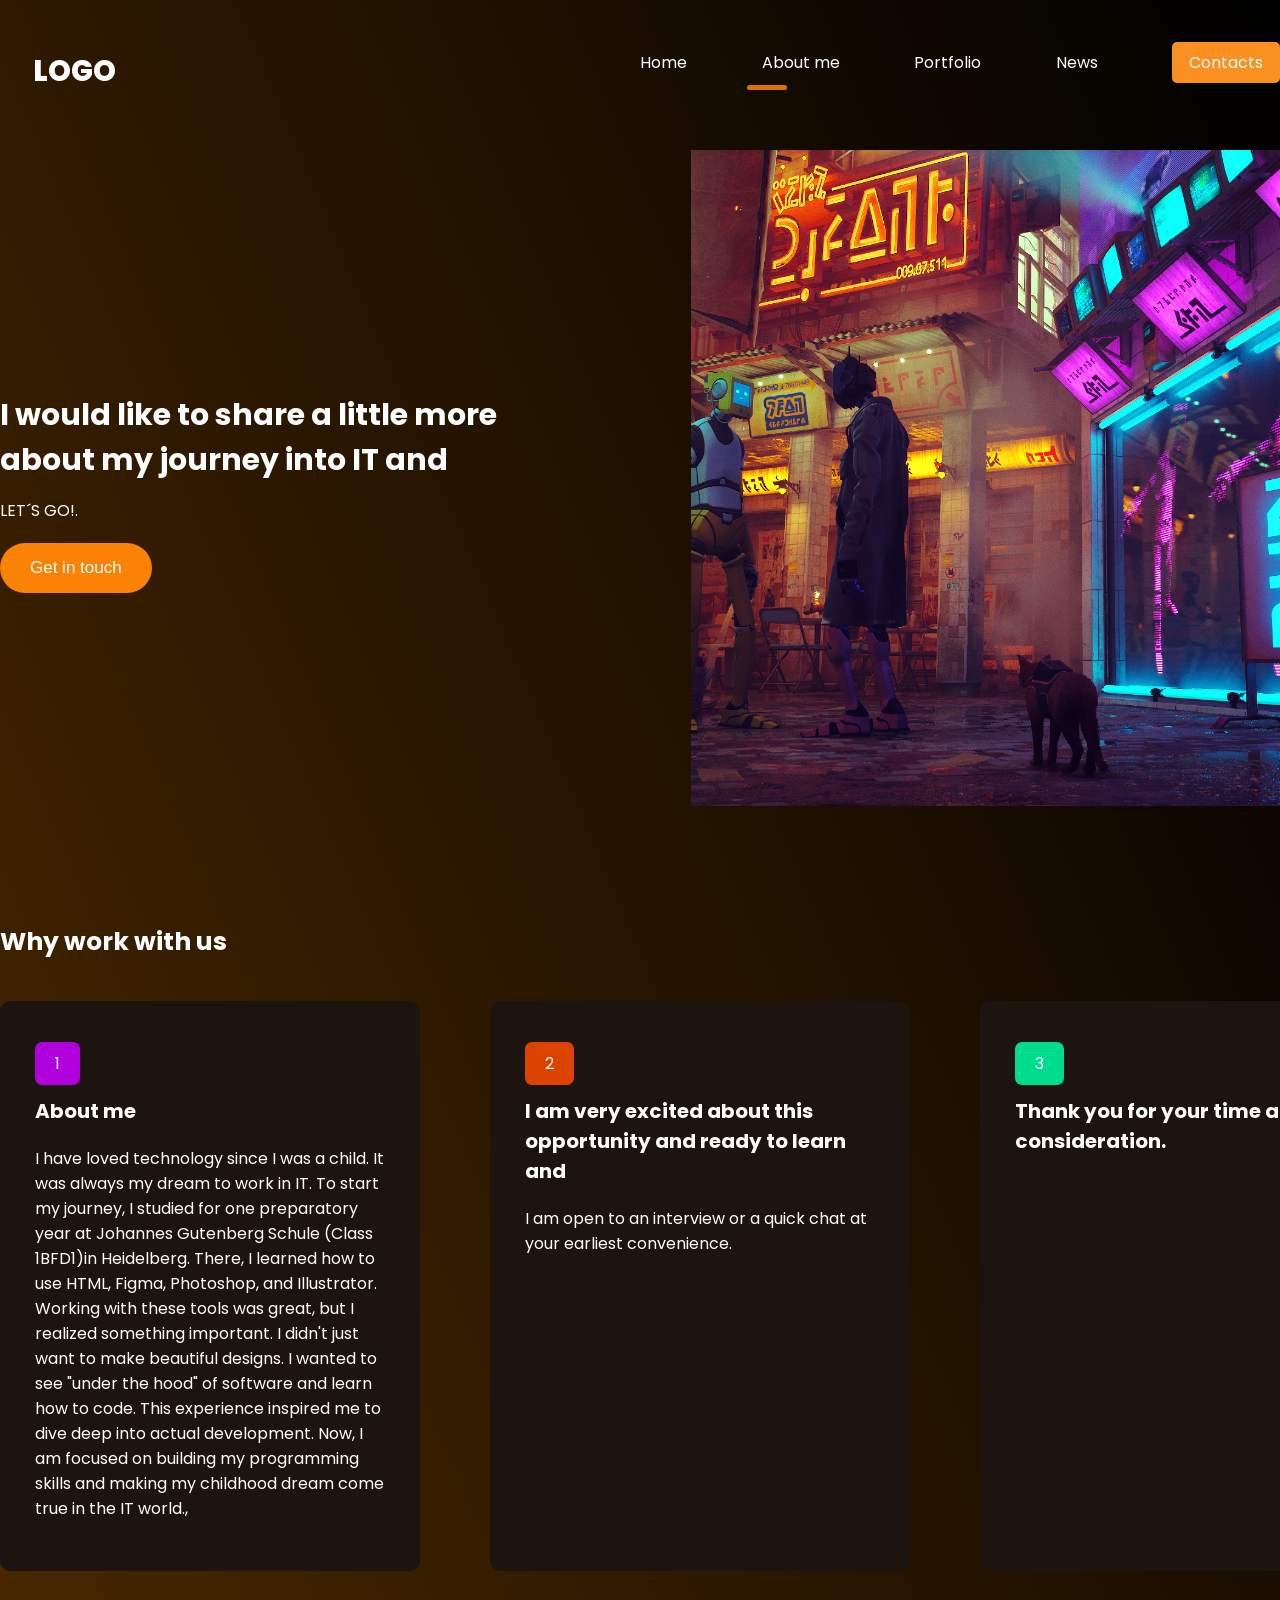
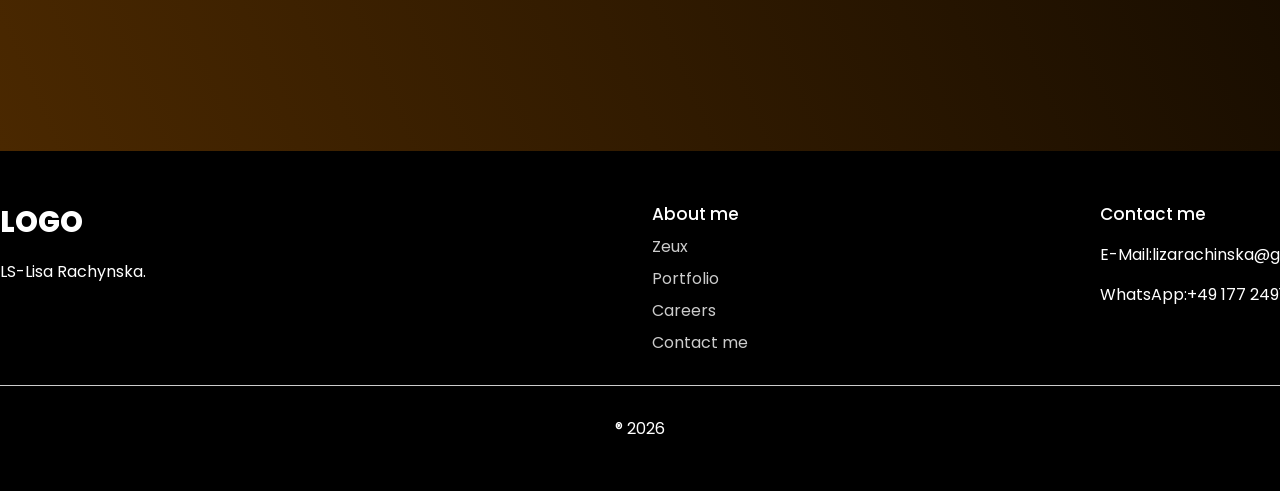
<file: about.html>
<!DOCTYPE html>
<html lang="en">

<head>
    <meta charset="UTF-8">
    <meta name="viewport" content="width=device-width, initial-scale=1.0">
    <title>Game Website</title>
    <link rel="stylesheet" href="main.css">
</head>

<body>
    <div class="wrapper">
        <header> <class= "container">
            <span class="logo">logo</span>
            <nav>
                <ul>
                    <li ><a href="index.html">Home</a></li>
                    <li class="active"><a href="about.html">About me</a></li>
                    <li ><a href="#">Portfolio</a></li>
                    <li ><a href="#">News</a></li>
                    <li class="btn"><a href="contacts.html">Contacts</a></li>
                </ul>
            </nav>
        <header>


        <div class="hero-about container">
            <div class="info">
                <h1>I would like to share a little more about my journey into IT and</h1>
                <p>LET´S GO!.</p>
                <button class="btn">Get in touch</button>
            </div>
            <img src="r6.svg" alt="joystick.svg">
        </div>
        <div class="container work">
            <h2>Why work with us</h2>
            <div class="blocks">
                <div class="block">
                    <span class="badge purple">1</span>
                    <h3>About me</h3>
                    <p>I have loved technology since I was a child. It was always my dream to work in IT. To start my journey, I studied for one preparatory year at Johannes Gutenberg Schule (Class 1BFD1)in Heidelberg. There, I learned how to use HTML, Figma, Photoshop, and Illustrator.

Working with these tools was great, but I realized something important. I didn't just want to make beautiful designs. I wanted to see "under the hood" of software and learn how to code. This experience inspired me to dive deep into actual development. Now, I am focused on building my programming skills and making my childhood dream come true in the IT world.,</p>
                </div>
                <div class="block">
                    <span class="badge brown">2</span>
                    <h3>I am very excited about this opportunity and ready to learn and</h3>
                    <p>I am open to an interview or a quick chat at your earliest convenience.</p>
                </div>
                <div class="block">
                    <span class="badge green">3</span>
                    <h3>Thank you for your time and consideration.</h3>
    
                </div>
            </div>
        </div>





    </div>


    <footer>
        <div class="block container">
                <div>
                    
                    <span class="logo">logo</span>
                    <p>LS-Lisa Rachynska. </p>
                </div>
                <div>
                <h4>About me</h4>
                <ul>
                    <li>Zeux</li>
                    <li>Portfolio</li>
                    <li>Careers</li>
                    <li>Contact me</li>
                </ul>
                </div>
                <div>
                    <h4>Contact me</h4>
                    <p>E-Mail:lizarachinska@gmail.com </p>
                    <p>WhatsApp:+49 177 2491436</p>
                </div>
        </div>
            <hr>
            <p> ® 2026  </p>
        
    </footer>
       

</body>


</html>
</file>
<file: main.css>
@import url('https://fonts.googleapis.com/css2?family=Poppins:ital,wght@0,100;0,200;0,300;0,400;0,500;0,600;0,700;0,800;0,900;1,100;1,200;1,300;1,400;1,500;1,600;1,700;1,800;1,900&display=swap');

*{
    margin: 0;
    padding: 0;
}

body{
    font-family: "Poppins", sans-serif;
    font-weight: 400;
    color: #fff;
    font-size: 16px;
    background: #000;
}

a{
    text-decoration: none;
}

img{
    max-width: 100%;
}

.wrapper{
    background: linear-gradient(247deg, rgba(0, 0, 0, 1) 0%, rgba(74, 40, 0, 1) 100%);;
    width: 100%;
    overflow-x: hidden;
}

.container {
    width: 1400px;
    margin: 0 auto;
}

header{
    padding:50px 0;
}

header .logo, 
footer .block .logo {
    text-transform:uppercase ;
    font-size: 29px;
    font-weight: 800;
    margin-left: 33px;
}

header nav{
    float: right;
    width: 50%;
}
header nav ul{
    list-style: none;
    display: flex;
    justify-content: space-between;
    z-index: 2;
    position: relative;
}

header nav ul li{
    display: inline-block;
}

header nav ul li a {color: #fff

}

header nav ul li.active::after{
    content: '';
    display: block;
    width: 40px;
    height: 5px;
    background: #DC7000;
    border-radius: 10px;
    position: relative;
    top: 10px;
    left: -15px;
}

header nav ul li:not(.active):not(.btn) a:hover{
    border-bottom: 5px solid #DC7000;
}

header nav ul li.btn a, .email .block button {
    background:#FA9021 ;
    padding: 9px 17px;
    border-radius: 5px;
    transition: all 500ms ease;

}

header nav ul li.btn a:hover, 
.email .block button:hover{
    background: #a02604;
}

.hero {
    padding-bottom: 100px;
    position: relative;
    z-index: 1;
}

.hero--info {
    width: 530px;
    padding-top: 70px;
}

.hero--info h2 {
    color: #E87D0E;
    font-size: 20px;
    font-weight: 600;
}

.hero--info h1 {
    font-size: 50px;
    font-weight: 600;
}

.hero--info p {
    font-weight: 500;
    line-height: 170%;
    margin: 30px 0;
}

.hero--info .btn, .hero-about .info .btn {
    background: #fa8305;
    color: #fff;
    border-radius: 50px;
    padding: 15px 30px;
    border: 0;
    transition: all 500ms ease;
    font-size: 17px;
}

.hero--info .btn:hover, 
.hero-about .info .btn:hover {
    cursor: pointer;
    transform: scale(1.1);
}

.hero img {
    position: absolute;
    top: -150px;
    right: 0;
}
/*games section*/

.trending{
    background: linear-gradient(247deg, rgba(0, 0, 0, 1) 0%, rgba(74, 40, 0, 1) 100%);;
    width: 100%;
}

.trending {
    padding-top: 50px;
}

.trending h3{
    font-weight: 600;
    font-size: 31px;
    margin-left: 33px;
}
.trending .see-all, .projects .see-all{
    color: #fff;
    background-color: #25211d;
    border-radius: 5px;
    padding: 12px 23px;
    float: right;
    display: block;
    margin-right: 33px;
    transition: all 500 ms ease;
}


.trending .see-all:hover, .projects .see-all:hover{
    transform: scale(1.1);
}

.trending .games {
    display: flex;
    justify-content: space-around;
    width: 100%;
    padding: 50px 0;
}

.trending .games span{
    display: block;
    text-align: center;
    margin-top: 20px;
}

.trending .games span img {
    position: relative;
    top: 5px;
    margin-right: 7px;
}

.big-text{
    padding: 50px 6;
    font-size: 35px;
    font-weight: 600;
    text-align: center;
    width: 800px;

}

.big-text{
    background: linear-gradient(247deg, rgba(0, 0, 0, 1) 0%, rgba(74, 40, 0, 1) 100%);;
    width: 100%;
}


.banner{
    background: linear-gradient(247deg, rgba(0, 0, 0, 1) 0%, rgba(74, 40, 0, 1) 100%);;
    width: 100%;
}
.banner {
    padding: 80px 33px ;
}
.banner h3{
    font-size: 30px;
    font-weight: 600;
    margin-bottom: 30px;
}

.banner p {
    line-height: 170%;
    margin-bottom: 30px;
    width: 550px;
}

.banner img {
    width: 96%;
    margin-bottom: 30px;
}

/* section of pictures*/
.features {
    background: url('/img/pict3.svg') no-repeat center center fixed ;
    background-size: cover;
    padding: 80px 0;
}

.features h3,
.features p {
    margin-bottom: 20px;
    text-align: center;
    max-width: 800px;
    margin-left: auto;
    margin-right: auto;
} 
.features h3 {
    font-size: 30px;
}

.features .info {
    display: flex;
    justify-content: center;
    flex-wrap: wrap;
}

.features .info .block{
    text-align: center;
    width: 20%;
    margin: 30px 2%;
}

.features .info .block{
    margin-bottom: 15px;
}

.projects{
    padding: 50px 0;
    

}

.projects h3 {
    font-size: 30px;
    text-align: center;
}

.projects p {
    text-align: center;
    margin: 40px 25px;


}

.projects .images{
    display: flex;
    justify-content: space-around;
    margin-bottom: 25px;

}

.projects .see-all{
    float: none;
    width: 60px;
    text-align: center;
    margin: 0 auto;
}


/*lower part*/
.email {
    padding-bottom: 120px;
}

.email h3{
    margin-top: 60px;
    font-size: 30;
}

.email .block{
    background: #1C140F;
    margin-top: 30px;
    border-radius: 10px;
    padding: 40px 3%;
    width: 94%;
    display: flex;
    justify-content: space-between;
    align-items: center;
}

.email .block h4{
    font-size: 30px;
    font-weight: 500;

}

.email .block p{
    width: 500px;
}

.email .block input {
    background: #fff;
    outline: none;
    border: 0;
    border-radius: 5px;
    width: 380px;
    font-family: "Poppins", sans-serif;
    font-weight: 400;
    padding: 20px 30px;
    position: relative;
    right: -100px;
    z-index: 1;
    padding-right: 120px;
}

.email .block input::placeholder{
    color: #898989;
}

.email .block button{
    cursor: pointer;
    border: 0;
    padding: 13px 17px;
    position: relative;
    z-index: 2;
    color: #fff;
}


/*about us */



.hero-about img {
    position: absolute;
    right: -150px;
    top: 150px;

}

.hero-about .info{
    width: 500px;
    padding: 250px 0;

}

.hero-about .info h1{
    margin-bottom: 15px;
    font-size: 30px;
}

.hero-about .info .btn{
    margin-top: 20px;
}

.work {
    padding: 80px 0;
}

.work h2{
    font-size: 25px;
    margin-bottom: 40px;
}

.work .blocks{
    display: flex;
    justify-content: space-between;
}

.work .blocks .block{
    width: 25%;
    border-radius: 10px;
    padding: 50px 35px;
    background: #1C140F;
}

.work .blocks .block h3{
    font-size: 20px;
    margin: 20px 0;
}

.work .blocks .block .badge{
    border-radius: 7px;
    padding: 10px 20px;
}

.work .blocks .block .badge.purple{
    background: #B000DC;
}
.work .blocks .block .badge.brown{
    background: #DC4200;
}

.work .blocks .block .badge.green{
    background: #00DC8D;
}

/*contacts */
.hero-contacts h1{
    text-align: center;
    margin-top: 70px;
    margin-bottom: 30px;
    font-size: 30px;
}

.hero-contacts p{
    text-align: center;
}

.hero-contacts img{
    width: 70%;
    margin: 80px 15%;
}

.feedback{
    background: #1C140F;
    padding: 70px 0;
}


.feedback h2 {
    text-align: center;
    font-weight: 500;
    font-size: 30px;
}

.feedback p {
    text-align: center;
    margin-top: 10px;
}

.feedback form{
    margin: 80px auto;
    width: 600px;
}

.feedback form .inline{
    display: flex;
    justify-content: space-between;
}

.feedback form .inline > div{
    width: 50%;
}

.feedback form label{
    color: #4F4F4F;
    font-size: 14px;
}

.feedback form input, 
.feedback form textarea {
    background: #CECECE;
    border-radius: 10px;
    border: 0.6px solid #CECECE;
    display: block;
    width: 90%;
    padding: 15px 10px;
    outline: none;
    color: #fff;
    margin-top: 7px;
    margin-bottom: 20px ;
}

.feedback form .one-line {
    width: 95%;
}


.feedback form textarea{
    resize: none;
    height: 200px;
}

.feedback form button{
    background: #DC7000;
    border-radius: 5px;
    border: 0;
    float: right;
    cursor: pointer;
    color: #fff;
    padding: 15px 35px;
    transition: all 50ms ease;
}

.feedback form button:hover{
    background: #b01414;
}


/*footer */

footer {
    background: #000;
    padding:50px 0; 
}

footer .block .logo{
    margin: 0;
}

footer .block{
    display: flex;
    justify-content: space-between;
}

footer .block p {
    width: 300px;
    margin: 15px 0;
}

footer .block h4{
    font-weight: 500;
    font-size: 17px;

}

footer .block ul li{
    margin-top: 7px;
    opacity: 0.8;
    list-style-type: none;
}

footer hr{
    margin: 30px 0;
    border: 0;
    height: 0.6px;
    background:#ccc;
}

footer >p{
    text-align: center;
}
</file>
